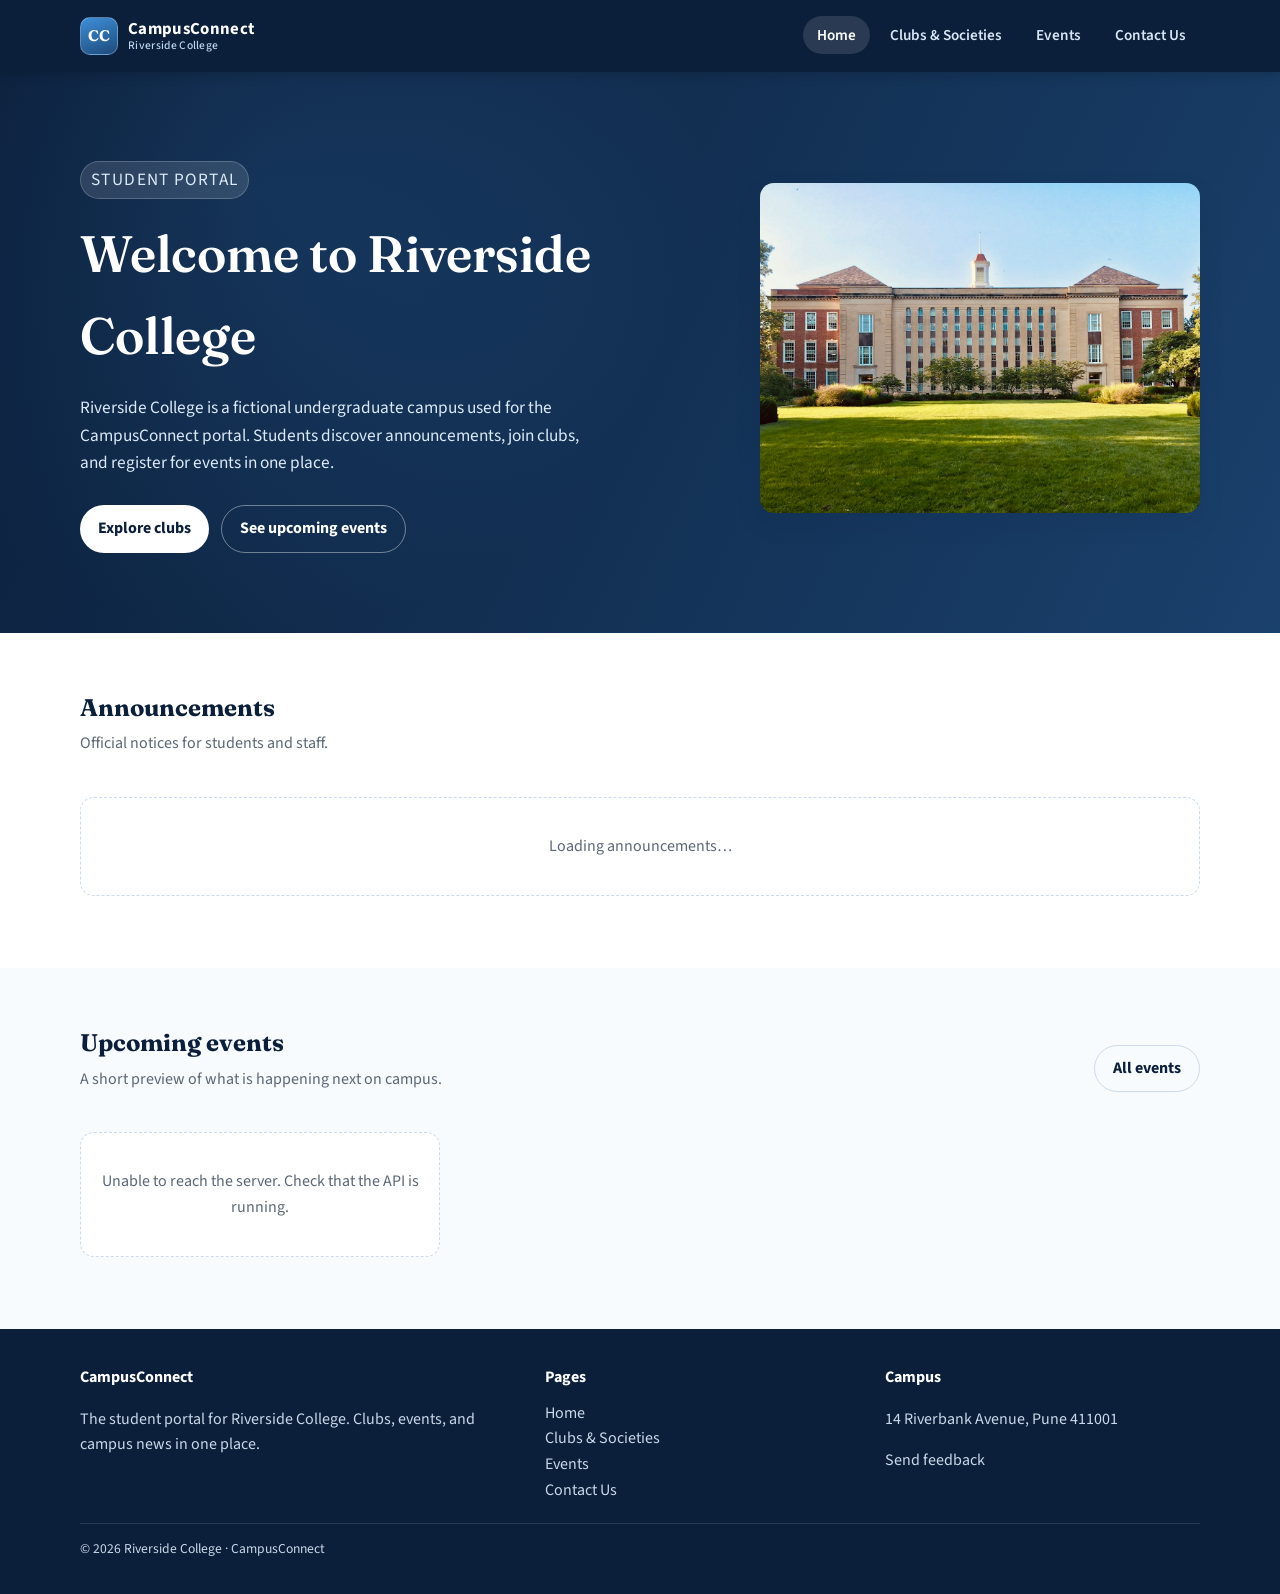
<file: CampusConnect/frontend/index.html>
<!DOCTYPE html>
<html lang="en">
  <head>
    <meta charset="UTF-8" />
    <meta name="viewport" content="width=device-width, initial-scale=1" />
    <title>Home | CampusConnect</title>
    <link rel="preconnect" href="https://fonts.googleapis.com" />
    <link rel="preconnect" href="https://fonts.gstatic.com" crossorigin />
    <link
      href="https://fonts.googleapis.com/css2?family=Fraunces:opsz,wght@9..144,600&family=Source+Sans+3:wght@400;600;700&display=swap"
      rel="stylesheet"
    />
    <link rel="stylesheet" href="css/style.css" />
  </head>
  <body>
    <a class="skip-link" href="#main">Skip to content</a>
    <header class="site-header">
      <div class="container header-inner">
        <a class="logo" href="index.html">
          <span class="logo-mark">CC</span>
          <span class="logo-text">
            <strong>CampusConnect</strong>
            <span>Riverside College</span>
          </span>
        </a>
        <button class="nav-toggle" type="button" aria-expanded="false" aria-controls="site-nav">
          Menu
        </button>
        <nav class="site-nav" id="site-nav" aria-label="Primary">
          <ul>
            <li><a href="index.html">Home</a></li>
            <li><a href="clubs.html">Clubs &amp; Societies</a></li>
            <li><a href="events.html">Events</a></li>
            <li><a href="contact.html">Contact Us</a></li>
          </ul>
        </nav>
      </div>
    </header>

    <main id="main">
      <section class="hero">
        <div class="container">
          <div class="hero-content">
            <p class="eyebrow">Student portal</p>
            <h1>Welcome to Riverside College</h1>
            <p id="college-intro">
              CampusConnect is the college hub for news, clubs, and campus events.
            </p>
            <div class="hero-actions">
              <a class="btn btn-primary" href="clubs.html">Explore clubs</a>
              <a class="btn btn-ghost" href="events.html">See upcoming events</a>
            </div>
          </div>
          <img class="hero-image" src="Images/campus-building.jpg" alt="Campus building at Riverside College" />
        </div>
      </section>

      <section class="section" aria-labelledby="announcements-heading">
        <div class="container">
          <div class="section-head">
            <div>
              <h2 id="announcements-heading">Announcements</h2>
              <p>Official notices for students and staff.</p>
            </div>
          </div>
          <div id="announcement-list" class="announcement-list"></div>
        </div>
      </section>

      <section class="section section-alt" aria-labelledby="events-preview-heading">
        <div class="container">
          <div class="section-head">
            <div>
              <h2 id="events-preview-heading">Upcoming events</h2>
              <p>A short preview of what is happening next on campus.</p>
            </div>
            <a class="btn btn-outline" href="events.html">All events</a>
          </div>
          <div id="event-preview" class="card-grid"></div>
        </div>
      </section>
    </main>

    <footer class="site-footer">
      <div class="container">
        <div class="footer-grid">
          <div>
            <h2>CampusConnect</h2>
            <p>The student portal for Riverside College. Clubs, events, and campus news in one place.</p>
          </div>
          <div>
            <h3>Pages</h3>
            <ul>
              <li><a href="index.html">Home</a></li>
              <li><a href="clubs.html">Clubs &amp; Societies</a></li>
              <li><a href="events.html">Events</a></li>
              <li><a href="contact.html">Contact Us</a></li>
            </ul>
          </div>
          <div>
            <h3>Campus</h3>
            <p>14 Riverbank Avenue, Pune 411001</p>
            <p><a href="contact.html">Send feedback</a></p>
          </div>
        </div>
        <p class="copyright">© 2026 Riverside College · CampusConnect</p>
      </div>
    </footer>

    <script src="js/api.js"></script>
    <script src="js/data.js"></script>
    <script src="js/main.js"></script>
    <script src="js/home.js"></script>
  </body>
</html>
</file>
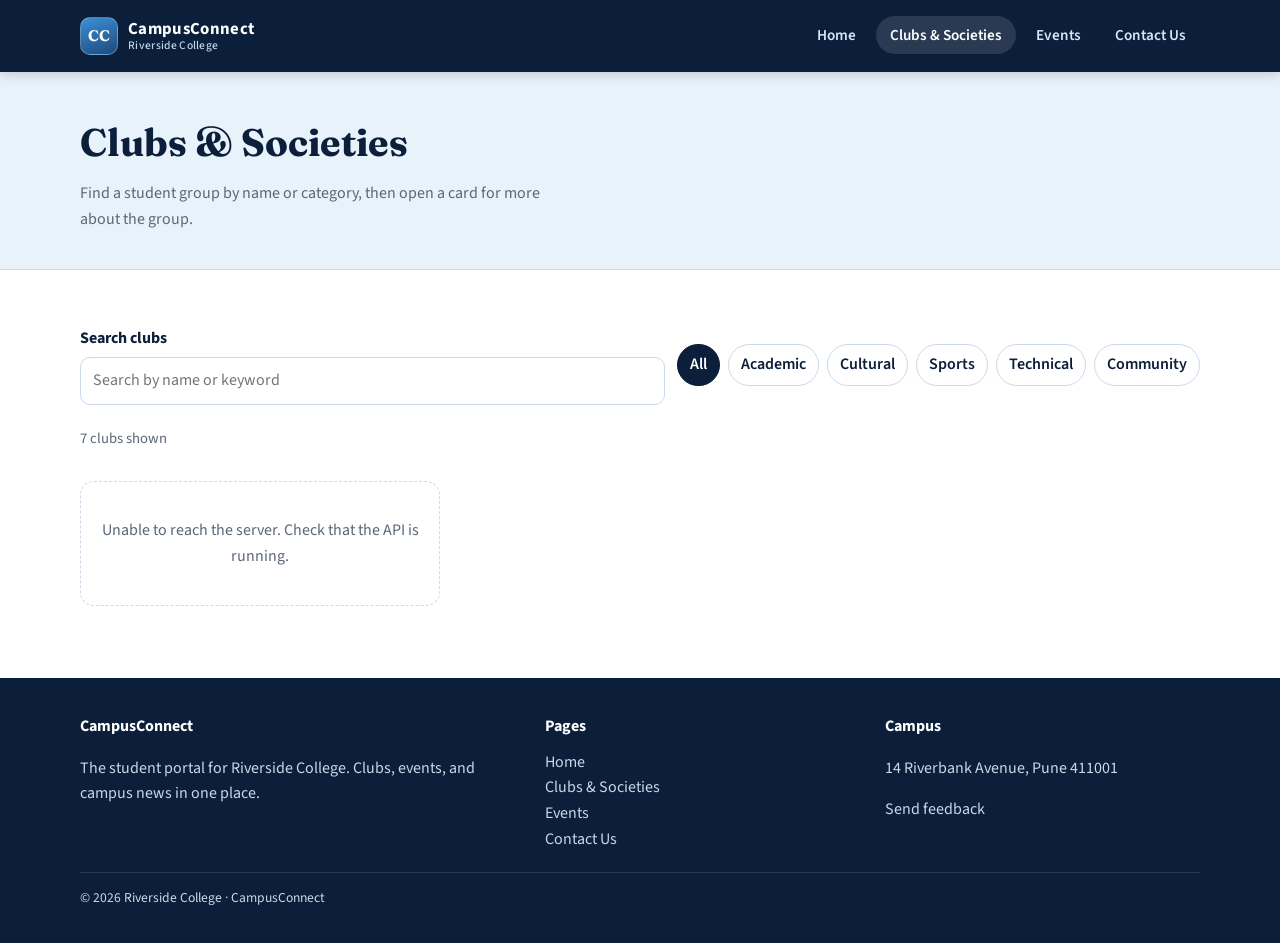
<file: CampusConnect/frontend/clubs.html>
<!DOCTYPE html>
<html lang="en">
  <head>
    <meta charset="UTF-8" />
    <meta name="viewport" content="width=device-width, initial-scale=1" />
    <title>Clubs &amp; Societies | CampusConnect</title>
    <link rel="preconnect" href="https://fonts.googleapis.com" />
    <link rel="preconnect" href="https://fonts.gstatic.com" crossorigin />
    <link
      href="https://fonts.googleapis.com/css2?family=Fraunces:opsz,wght@9..144,600&family=Source+Sans+3:wght@400;600;700&display=swap"
      rel="stylesheet"
    />
    <link rel="stylesheet" href="css/style.css" />
  </head>
  <body>
    <a class="skip-link" href="#main">Skip to content</a>
    <header class="site-header">
      <div class="container header-inner">
        <a class="logo" href="index.html">
          <span class="logo-mark">CC</span>
          <span class="logo-text">
            <strong>CampusConnect</strong>
            <span>Riverside College</span>
          </span>
        </a>
        <button class="nav-toggle" type="button" aria-expanded="false" aria-controls="site-nav">
          Menu
        </button>
        <nav class="site-nav" id="site-nav" aria-label="Primary">
          <ul>
            <li><a href="index.html">Home</a></li>
            <li><a href="clubs.html">Clubs &amp; Societies</a></li>
            <li><a href="events.html">Events</a></li>
            <li><a href="contact.html">Contact Us</a></li>
          </ul>
        </nav>
      </div>
    </header>

    <main id="main">
      <section class="page-banner">
        <div class="container">
          <h1>Clubs &amp; Societies</h1>
          <p>Find a student group by name or category, then open a card for more about the group.</p>
        </div>
      </section>

      <section class="section">
        <div class="container">
          <div class="toolbar">
            <div class="search-field">
              <label for="club-search">Search clubs</label>
              <input id="club-search" type="search" placeholder="Search by name or keyword" />
            </div>
            <div id="club-filters" class="filter-group" role="group" aria-label="Filter by category"></div>
          </div>
          <p id="club-count" class="result-count" aria-live="polite"></p>
          <div id="club-grid" class="card-grid"></div>
        </div>
      </section>
    </main>

    <div class="modal" id="club-modal" role="dialog" aria-modal="true" aria-labelledby="club-modal-title">
      <div class="modal-dialog">
        <div class="modal-head">
          <h2 id="club-modal-title">Club details</h2>
          <button class="icon-btn" type="button" data-close-modal aria-label="Close details">×</button>
        </div>
        <div id="club-modal-body"></div>
      </div>
    </div>

    <footer class="site-footer">
      <div class="container">
        <div class="footer-grid">
          <div>
            <h2>CampusConnect</h2>
            <p>The student portal for Riverside College. Clubs, events, and campus news in one place.</p>
          </div>
          <div>
            <h3>Pages</h3>
            <ul>
              <li><a href="index.html">Home</a></li>
              <li><a href="clubs.html">Clubs &amp; Societies</a></li>
              <li><a href="events.html">Events</a></li>
              <li><a href="contact.html">Contact Us</a></li>
            </ul>
          </div>
          <div>
            <h3>Campus</h3>
            <p>14 Riverbank Avenue, Pune 411001</p>
            <p><a href="contact.html">Send feedback</a></p>
          </div>
        </div>
        <p class="copyright">© 2026 Riverside College · CampusConnect</p>
      </div>
    </footer>

    <script src="js/api.js"></script>
    <script src="js/data.js"></script>
    <script src="js/main.js"></script>
    <script src="js/clubs.js"></script>
  </body>
</html>
</file>
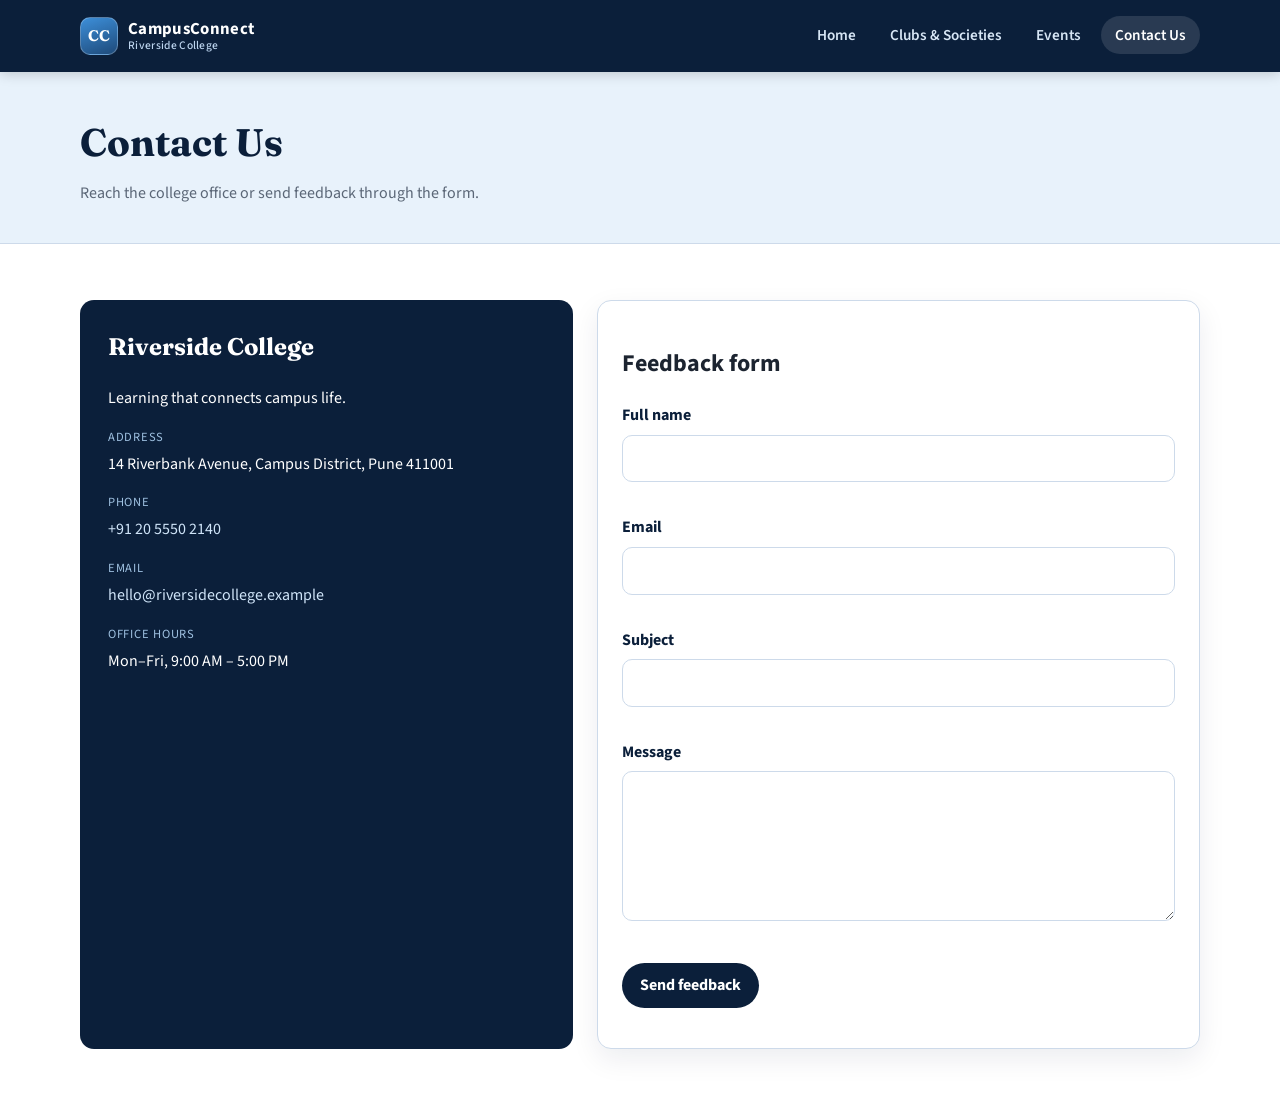
<file: CampusConnect/frontend/contact.html>
<!DOCTYPE html>
<html lang="en">
  <head>
    <meta charset="UTF-8" />
    <meta name="viewport" content="width=device-width, initial-scale=1" />
    <title>Contact Us | CampusConnect</title>
    <link rel="preconnect" href="https://fonts.googleapis.com" />
    <link rel="preconnect" href="https://fonts.gstatic.com" crossorigin />
    <link
      href="https://fonts.googleapis.com/css2?family=Fraunces:opsz,wght@9..144,600&family=Source+Sans+3:wght@400;600;700&display=swap"
      rel="stylesheet"
    />
    <link rel="stylesheet" href="css/style.css" />
  </head>
  <body>
    <a class="skip-link" href="#main">Skip to content</a>
    <header class="site-header">
      <div class="container header-inner">
        <a class="logo" href="index.html">
          <span class="logo-mark">CC</span>
          <span class="logo-text">
            <strong>CampusConnect</strong>
            <span>Riverside College</span>
          </span>
        </a>
        <button class="nav-toggle" type="button" aria-expanded="false" aria-controls="site-nav">
          Menu
        </button>
        <nav class="site-nav" id="site-nav" aria-label="Primary">
          <ul>
            <li><a href="index.html">Home</a></li>
            <li><a href="clubs.html">Clubs &amp; Societies</a></li>
            <li><a href="events.html">Events</a></li>
            <li><a href="contact.html">Contact Us</a></li>
          </ul>
        </nav>
      </div>
    </header>

    <main id="main">
      <section class="page-banner">
        <div class="container">
          <h1>Contact Us</h1>
          <p>Reach the college office or send feedback through the form.</p>
        </div>
      </section>

      <section class="section">
        <div class="container contact-grid">
          <aside class="contact-details" id="contact-details"></aside>
          <div class="form-card">
            <h2>Feedback form</h2>
            <form id="feedback-form" novalidate>
              <div class="field">
                <label for="feedback-name">Full name</label>
                <input id="feedback-name" name="name" type="text" autocomplete="name" required />
                <p class="error" data-error-for="name"></p>
              </div>
              <div class="field">
                <label for="feedback-email">Email</label>
                <input id="feedback-email" name="email" type="email" autocomplete="email" required />
                <p class="error" data-error-for="email"></p>
              </div>
              <div class="field">
                <label for="feedback-subject">Subject</label>
                <input id="feedback-subject" name="subject" type="text" required />
                <p class="error" data-error-for="subject"></p>
              </div>
              <div class="field">
                <label for="feedback-message">Message</label>
                <textarea id="feedback-message" name="message" rows="5" required></textarea>
                <p class="error" data-error-for="message"></p>
              </div>
              <button class="btn btn-navy" type="submit">Send feedback</button>
              <p id="feedback-status" class="form-status" role="status"></p>
            </form>
          </div>
        </div>
      </section>
    </main>


    <script src="js/api.js"></script>
    <script src="js/data.js"></script>
    <script src="js/main.js"></script>
    <script src="js/contact.js"></script>
  </body>
</html>
</file>
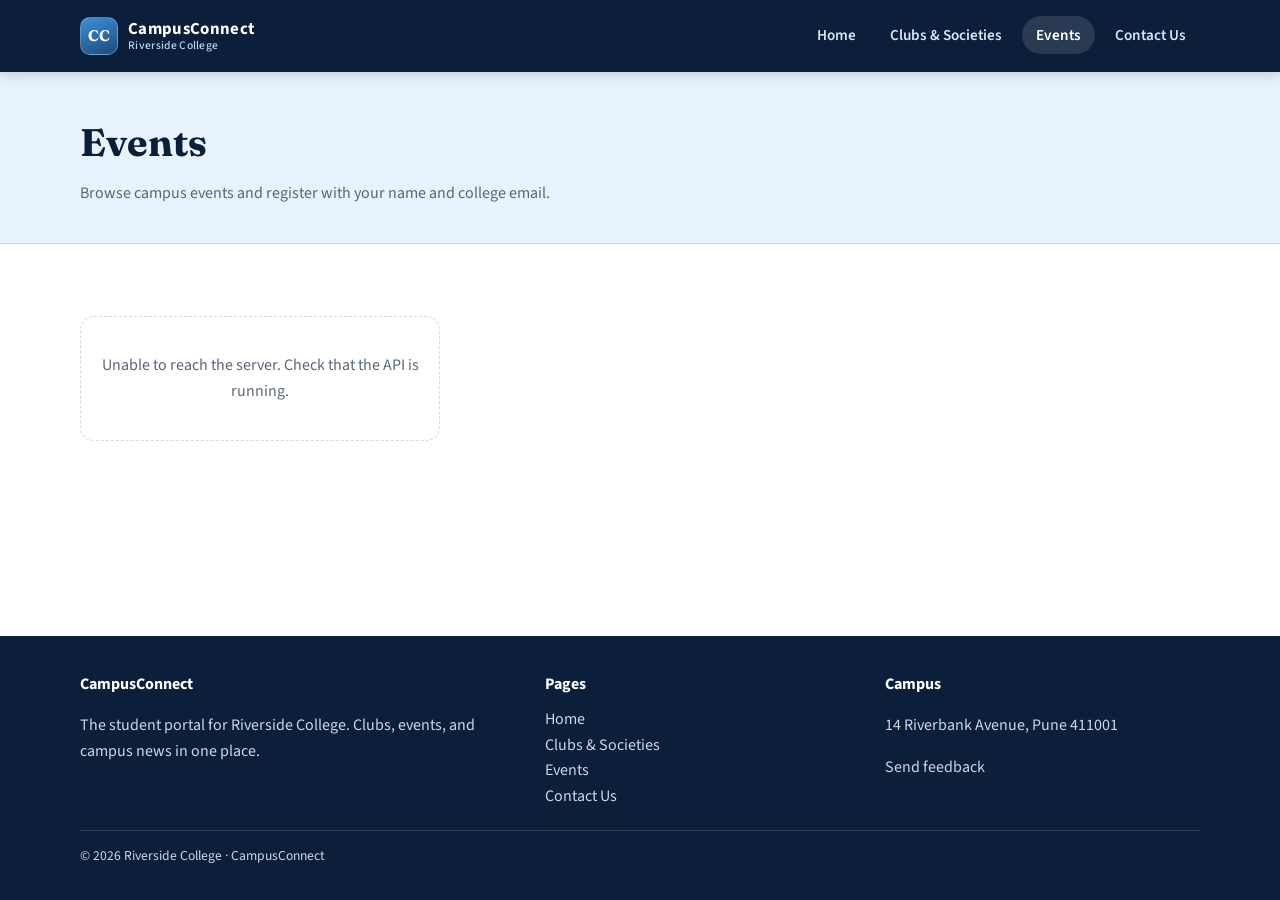
<file: CampusConnect/frontend/events.html>
<!DOCTYPE html>
<html lang="en">
  <head>
    <meta charset="UTF-8" />
    <meta name="viewport" content="width=device-width, initial-scale=1" />
    <title>Events | CampusConnect</title>
    <link rel="preconnect" href="https://fonts.googleapis.com" />
    <link rel="preconnect" href="https://fonts.gstatic.com" crossorigin />
    <link
      href="https://fonts.googleapis.com/css2?family=Fraunces:opsz,wght@9..144,600&family=Source+Sans+3:wght@400;600;700&display=swap"
      rel="stylesheet"
    />
    <link rel="stylesheet" href="css/style.css" />
  </head>
  <body>
    <a class="skip-link" href="#main">Skip to content</a>
    <header class="site-header">
      <div class="container header-inner">
        <a class="logo" href="index.html">
          <span class="logo-mark">CC</span>
          <span class="logo-text">
            <strong>CampusConnect</strong>
            <span>Riverside College</span>
          </span>
        </a>
        <button class="nav-toggle" type="button" aria-expanded="false" aria-controls="site-nav">
          Menu
        </button>
        <nav class="site-nav" id="site-nav" aria-label="Primary">
          <ul>
            <li><a href="index.html">Home</a></li>
            <li><a href="clubs.html">Clubs &amp; Societies</a></li>
            <li><a href="events.html">Events</a></li>
            <li><a href="contact.html">Contact Us</a></li>
          </ul>
        </nav>
      </div>
    </header>

    <main id="main">
      <section class="page-banner">
        <div class="container">
          <h1>Events</h1>
          <p>Browse campus events and register with your name and college email.</p>
        </div>
      </section>

      <section class="section">
        <div class="container">
          <div id="event-grid" class="card-grid"></div>
        </div>
      </section>
    </main>

    <div class="modal" id="register-modal" role="dialog" aria-modal="true" aria-labelledby="register-heading">
      <div class="modal-dialog">
        <div class="modal-head">
          <div>
            <h2 id="register-heading">Event registration</h2>
            <p id="register-event-title" class="meta"></p>
          </div>
          <button class="icon-btn" type="button" data-close-modal aria-label="Close registration form">×</button>
        </div>
        <form id="register-form" novalidate>
          <input type="hidden" id="register-event-id" name="eventId" />
          <div class="field">
            <label for="register-name">Full name</label>
            <input id="register-name" name="name" type="text" autocomplete="name" required />
            <p class="error" data-error-for="name"></p>
          </div>
          <div class="field">
            <label for="register-email">Email</label>
            <input id="register-email" name="email" type="email" autocomplete="email" required />
            <p class="error" data-error-for="email"></p>
          </div>
          <button class="btn btn-navy" type="submit">Submit registration</button>
          <p id="register-status" class="form-status" role="status"></p>
        </form>
      </div>
    </div>

    <footer class="site-footer">
      <div class="container">
        <div class="footer-grid">
          <div>
            <h2>CampusConnect</h2>
            <p>The student portal for Riverside College. Clubs, events, and campus news in one place.</p>
          </div>
          <div>
            <h3>Pages</h3>
            <ul>
              <li><a href="index.html">Home</a></li>
              <li><a href="clubs.html">Clubs &amp; Societies</a></li>
              <li><a href="events.html">Events</a></li>
              <li><a href="contact.html">Contact Us</a></li>
            </ul>
          </div>
          <div>
            <h3>Campus</h3>
            <p>14 Riverbank Avenue, Pune 411001</p>
            <p><a href="contact.html">Send feedback</a></p>
          </div>
        </div>
        <p class="copyright">© 2026 Riverside College · CampusConnect</p>
      </div>
    </footer>

    <script src="js/api.js"></script>
    <script src="js/data.js"></script>
    <script src="js/main.js"></script>
    <script src="js/events.js"></script>
  </body>
</html>
</file>
<file: CampusConnect/frontend/css/style.css>
/* CampusConnect shared styles — navy, white, light blue */

:root {
  --navy: #0b1f3a;
  --navy-mid: #143056;
  --navy-soft: #1e4a7a;
  --blue: #2e7bc4;
  --blue-bright: #3d8fd9;
  --sky: #e8f2fb;
  --sky-deep: #d4e7f7;
  --white: #ffffff;
  --ink: #1c2430;
  --muted: #5b6777;
  --line: #cddaea;
  --danger: #b42318;
  --success: #0f7b4a;
  --shadow: 0 10px 28px rgba(11, 31, 58, 0.08);
  --radius: 14px;
  --header-h: 72px;
  --font: "Source Sans 3", "Segoe UI", sans-serif;
  --display: "Fraunces", Georgia, serif;
}

*,
*::before,
*::after {
  box-sizing: border-box;
}

html {
  scroll-behavior: smooth;
}

body {
  margin: 0;
  font-family: var(--font);
  color: var(--ink);
  background: var(--white);
  line-height: 1.6;
  min-height: 100vh;
  display: flex;
  flex-direction: column;
}

img {
  max-width: 100%;
  display: block;
}

a {
  color: var(--blue);
  text-decoration: none;
}

a:hover {
  text-decoration: underline;
}

.skip-link {
  position: absolute;
  left: 12px;
  top: -48px;
  background: var(--navy);
  color: var(--white);
  padding: 8px 12px;
  z-index: 1000;
}

.skip-link:focus {
  top: 12px;
}

.container {
  width: min(1120px, calc(100% - 32px));
  margin-inline: auto;
}

/* Header */
.site-header {
  background: var(--navy);
  color: var(--white);
  position: sticky;
  top: 0;
  z-index: 50;
  box-shadow: 0 2px 12px rgba(0, 0, 0, 0.18);
}

.header-inner {
  display: flex;
  align-items: center;
  justify-content: space-between;
  min-height: var(--header-h);
  gap: 16px;
}

.logo {
  display: flex;
  align-items: center;
  gap: 10px;
  color: var(--white);
  font-weight: 700;
  letter-spacing: 0.02em;
  text-decoration: none;
}

.logo:hover {
  text-decoration: none;
}

.logo-mark {
  width: 38px;
  height: 38px;
  border-radius: 10px;
  background: linear-gradient(160deg, var(--blue-bright), var(--navy-soft));
  display: grid;
  place-items: center;
  font-family: var(--display);
  font-size: 0.95rem;
  border: 1px solid rgba(255, 255, 255, 0.25);
}

.logo-text {
  display: flex;
  flex-direction: column;
  line-height: 1.15;
}

.logo-text strong {
  font-size: 1.05rem;
}

.logo-text span {
  font-size: 0.72rem;
  color: #bcd4ee;
  font-weight: 500;
}

.nav-toggle {
  display: none;
  background: transparent;
  border: 1px solid rgba(255, 255, 255, 0.3);
  color: var(--white);
  border-radius: 8px;
  padding: 8px 10px;
  cursor: pointer;
}

.nav-toggle:focus-visible,
a:focus-visible,
button:focus-visible,
input:focus-visible,
select:focus-visible,
textarea:focus-visible {
  outline: 3px solid #7ec4ff;
  outline-offset: 2px;
}

.site-nav ul {
  display: flex;
  gap: 6px;
  list-style: none;
  margin: 0;
  padding: 0;
}

.site-nav a {
  color: #d7e6f5;
  text-decoration: none;
  padding: 8px 14px;
  border-radius: 999px;
  font-weight: 600;
  font-size: 0.95rem;
}

.site-nav a:hover,
.site-nav a[aria-current="page"] {
  background: rgba(255, 255, 255, 0.12);
  color: var(--white);
  text-decoration: none;
}

/* Hero */
.hero {
  background:
    linear-gradient(115deg, rgba(11, 31, 58, 0.92), rgba(30, 74, 122, 0.78)),
    radial-gradient(circle at 20% 20%, #4da3ff 0, transparent 40%),
    #0b1f3a;
  color: var(--white);
  padding: 72px 0 80px;
}

.hero > .container {
  display: flex;
  align-items: center;
  justify-content: space-between;
  gap: 40px;
}

.hero-content {
  flex: 1 1 55%;
}

.hero-image {
  width: min(42%, 440px);
  aspect-ratio: 4 / 3;
  object-fit: cover;
  border-radius: var(--radius);
  box-shadow: var(--shadow);
}

.hero h1 {
  font-family: var(--display);
  font-size: clamp(2rem, 4vw, 3.3rem);
  font-weight: 600;
  margin: 0 0 12px;
  max-width: 16ch;
}

.hero p {
  max-width: 58ch;
  color: #dceaf7;
  font-size: 1.08rem;
}

.hero-actions {
  display: flex;
  flex-wrap: wrap;
  gap: 12px;
  margin-top: 28px;
}

.eyebrow {
  display: inline-block;
  background: rgba(255, 255, 255, 0.12);
  border: 1px solid rgba(255, 255, 255, 0.2);
  padding: 4px 10px;
  border-radius: 999px;
  font-size: 0.78rem;
  letter-spacing: 0.08em;
  text-transform: uppercase;
  margin-bottom: 14px;
}

.btn {
  display: inline-flex;
  align-items: center;
  justify-content: center;
  border: 0;
  border-radius: 999px;
  padding: 10px 18px;
  font: inherit;
  font-weight: 700;
  cursor: pointer;
  text-decoration: none;
}

.btn:hover {
  text-decoration: none;
}

.btn-primary {
  background: var(--white);
  color: var(--navy);
}

.btn-primary:hover {
  background: var(--sky);
}

.btn-ghost {
  background: transparent;
  color: var(--white);
  border: 1px solid rgba(255, 255, 255, 0.4);
}

.btn-ghost:hover {
  background: rgba(255, 255, 255, 0.08);
}

.btn-navy {
  background: var(--navy);
  color: var(--white);
}

.btn-navy:hover {
  background: var(--navy-mid);
}

.btn-outline {
  background: transparent;
  color: var(--navy);
  border: 1px solid var(--line);
}

.btn-outline:hover {
  background: var(--sky);
}

/* Page banner for inner pages */
.page-banner {
  background: var(--sky);
  border-bottom: 1px solid var(--line);
  padding: 40px 0 36px;
}

.page-banner h1 {
  font-family: var(--display);
  margin: 0 0 8px;
  color: var(--navy);
  font-size: clamp(1.8rem, 3vw, 2.4rem);
}

.page-banner p {
  margin: 0;
  color: var(--muted);
  max-width: 62ch;
}

main {
  flex: 1;
}

.section {
  padding: 56px 0;
}

.section-alt {
  background: #f7fbfe;
}

.section-head {
  display: flex;
  justify-content: space-between;
  align-items: end;
  gap: 16px;
  margin-bottom: 24px;
}

.section-head h2 {
  font-family: var(--display);
  color: var(--navy);
  margin: 0 0 4px;
}

.section-head p {
  margin: 0;
  color: var(--muted);
}

.sample-note {
  display: inline-block;
  font-size: 0.75rem;
  font-weight: 700;
  letter-spacing: 0.04em;
  text-transform: uppercase;
  color: var(--navy-soft);
  background: var(--sky-deep);
  padding: 3px 8px;
  border-radius: 6px;
  margin-bottom: 8px;
}

/* Cards */
.card-grid {
  display: grid;
  grid-template-columns: repeat(3, 1fr);
  gap: 20px;
}

.card {
  background: var(--white);
  border: 1px solid var(--line);
  border-radius: var(--radius);
  box-shadow: var(--shadow);
  overflow: hidden;
  display: flex;
  flex-direction: column;
}

.card-media {
  height: 128px;
  display: grid;
  place-items: center;
  color: var(--white);
  font-family: var(--display);
  font-size: 1.4rem;
  letter-spacing: 0.04em;
}

img.card-media {
  width: 100%;
  object-fit: cover;
}

.card-body {
  padding: 18px;
  display: flex;
  flex-direction: column;
  gap: 8px;
  flex: 1;
}

.card h3 {
  margin: 0;
  color: var(--navy);
  font-size: 1.15rem;
}

.meta {
  color: var(--muted);
  font-size: 0.9rem;
}

.chip {
  display: inline-flex;
  align-items: center;
  background: var(--sky);
  color: var(--navy-mid);
  border-radius: 999px;
  padding: 2px 10px;
  font-size: 0.78rem;
  font-weight: 700;
  width: fit-content;
}

.card-actions {
  margin-top: auto;
  padding-top: 8px;
}

.announcement-list {
  display: grid;
  gap: 14px;
}

.announcement {
  background: var(--white);
  border: 1px solid var(--line);
  border-left: 4px solid var(--blue);
  border-radius: 10px;
  padding: 16px 18px;
  box-shadow: var(--shadow);
}

.announcement h3 {
  margin: 0 0 6px;
  color: var(--navy);
}

.announcement time {
  color: var(--muted);
  font-size: 0.85rem;
}

/* Filters */
.toolbar {
  display: flex;
  flex-wrap: wrap;
  gap: 12px;
  margin-bottom: 22px;
  align-items: center;
}

.search-field {
  flex: 1 1 240px;
}

.search-field label {
  display: block;
  font-weight: 700;
  color: var(--navy);
  margin-bottom: 6px;
}

.search-field input,
.field input,
.field select,
.field textarea {
  width: 100%;
  border: 1px solid var(--line);
  border-radius: 10px;
  padding: 10px 12px;
  font: inherit;
  background: var(--white);
  color: var(--ink);
}

.filter-group {
  display: flex;
  flex-wrap: wrap;
  gap: 8px;
}

.filter-btn {
  border: 1px solid var(--line);
  background: var(--white);
  color: var(--navy);
  border-radius: 999px;
  padding: 7px 12px;
  font: inherit;
  font-weight: 600;
  cursor: pointer;
}

.filter-btn[aria-pressed="true"] {
  background: var(--navy);
  color: var(--white);
  border-color: var(--navy);
}

.filter-btn[data-category="Sports"][aria-pressed="true"] {
  background: #c0392b;
  border-color: #c0392b;
}

.result-count {
  color: var(--muted);
  font-size: 0.92rem;
}

.empty-state {
  text-align: center;
  padding: 36px 16px;
  color: var(--muted);
  border: 1px dashed var(--line);
  border-radius: var(--radius);
  background: var(--white);
}

/* Forms */
.form-card {
  background: var(--white);
  border: 1px solid var(--line);
  border-radius: var(--radius);
  box-shadow: var(--shadow);
  padding: 24px;
}

.field {
  margin-bottom: 14px;
}

.field label {
  display: block;
  font-weight: 700;
  color: var(--navy);
  margin-bottom: 6px;
}

.field .error {
  color: var(--danger);
  font-size: 0.85rem;
  min-height: 1.1em;
  margin-top: 4px;
}

.form-status {
  margin-top: 10px;
  font-weight: 600;
}

.form-status.success {
  color: var(--success);
}

.form-status.error {
  color: var(--danger);
}

button:disabled,
.btn:disabled {
  opacity: 0.65;
  cursor: not-allowed;
}

.contact-grid {
  display: grid;
  grid-template-columns: 0.9fr 1.1fr;
  gap: 24px;
}

.contact-details {
  background: var(--navy);
  color: var(--white);
  border-radius: var(--radius);
  padding: 28px;
}

.contact-details h2 {
  font-family: var(--display);
  margin-top: 0;
}

.contact-details a {
  color: #cfe4f8;
}

.contact-details dl {
  margin: 0;
}

.contact-details dt {
  font-size: 0.78rem;
  text-transform: uppercase;
  letter-spacing: 0.06em;
  color: #9ec0e0;
  margin-top: 16px;
}

.contact-details dd {
  margin: 4px 0 0;
}

/* Modal */
.modal {
  position: fixed;
  inset: 0;
  background: rgba(11, 31, 58, 0.55);
  display: none;
  align-items: center;
  justify-content: center;
  padding: 20px;
  z-index: 80;
}

.modal.is-open {
  display: flex;
}

.modal-dialog {
  background: var(--white);
  width: min(560px, 100%);
  border-radius: 16px;
  padding: 22px;
  box-shadow: 0 24px 60px rgba(0, 0, 0, 0.25);
  max-height: 90vh;
  overflow: auto;
}

.modal-head {
  display: flex;
  justify-content: space-between;
  align-items: start;
  gap: 12px;
}

.modal-head h2 {
  margin: 0;
  color: var(--navy);
  font-family: var(--display);
}

.icon-btn {
  border: 0;
  background: var(--sky);
  width: 36px;
  height: 36px;
  border-radius: 8px;
  cursor: pointer;
  font-size: 1.2rem;
  color: var(--navy);
}

body.modal-open {
  overflow: hidden;
}

/* Footer */
.site-footer {
  background: var(--navy);
  color: #c9d8e8;
  padding: 36px 0 20px;
  margin-top: auto;
}

.footer-grid {
  display: grid;
  grid-template-columns: 1.4fr 1fr 1fr;
  gap: 24px;
  margin-bottom: 20px;
}

.site-footer h2,
.site-footer h3 {
  color: var(--white);
  margin: 0 0 10px;
  font-size: 1rem;
}

.site-footer ul {
  list-style: none;
  margin: 0;
  padding: 0;
}

.site-footer a {
  color: #c9d8e8;
}

.copyright {
  border-top: 1px solid rgba(255, 255, 255, 0.12);
  padding-top: 14px;
  font-size: 0.85rem;
}

/* Responsive */
@media (max-width: 900px) {
  .card-grid,
  .contact-grid,
  .footer-grid {
    grid-template-columns: 1fr 1fr;
  }
}

@media (max-width: 760px) {
  .hero > .container {
    flex-direction: column;
    align-items: stretch;
    gap: 24px;
  }

  .hero-image {
    width: 100%;
    max-height: 260px;
  }

  .nav-toggle {
    display: inline-flex;
  }

  .site-nav {
    display: none;
    position: absolute;
    left: 0;
    right: 0;
    top: var(--header-h);
    background: var(--navy-mid);
    padding: 12px 16px 16px;
  }

  .site-nav.is-open {
    display: block;
  }

  .site-nav ul {
    flex-direction: column;
  }

  .site-nav a {
    display: block;
  }

  .card-grid,
  .contact-grid,
  .footer-grid,
  .section-head {
    grid-template-columns: 1fr;
    flex-direction: column;
    align-items: start;
  }
}
</file>
